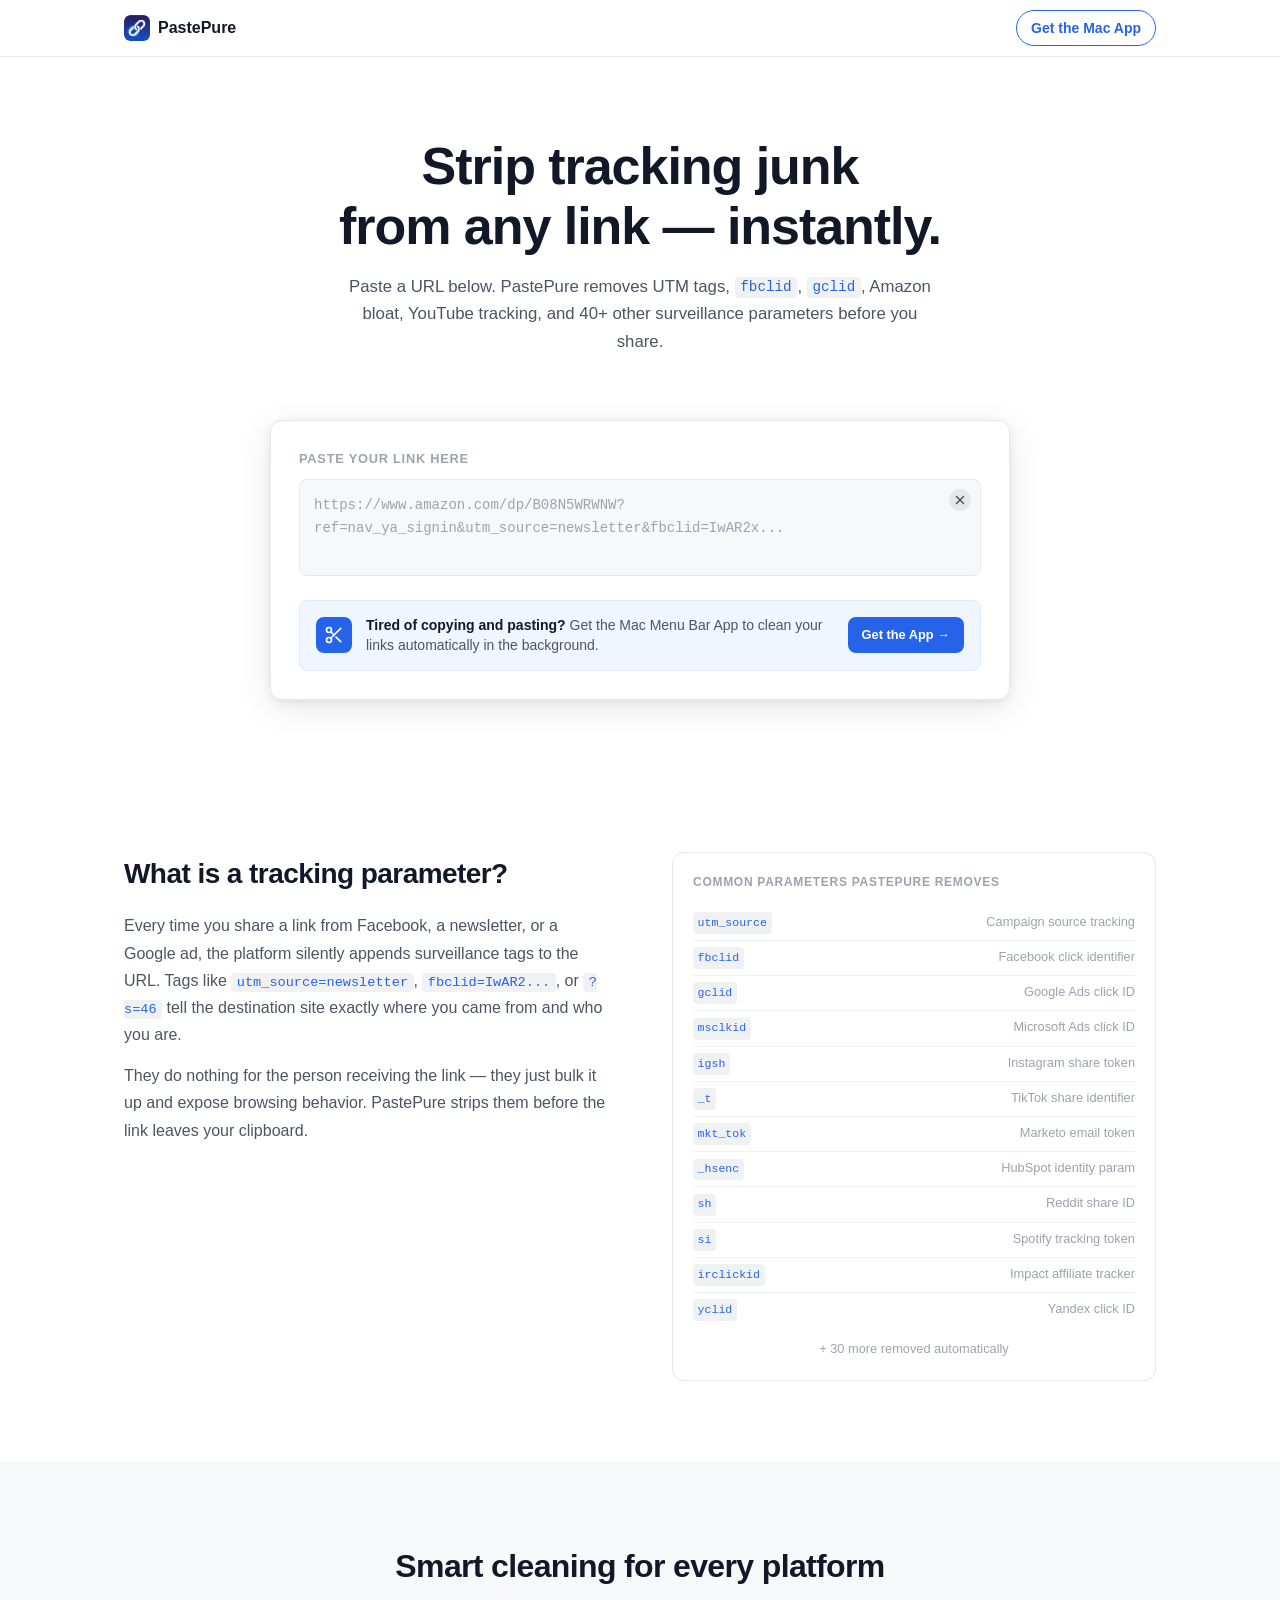
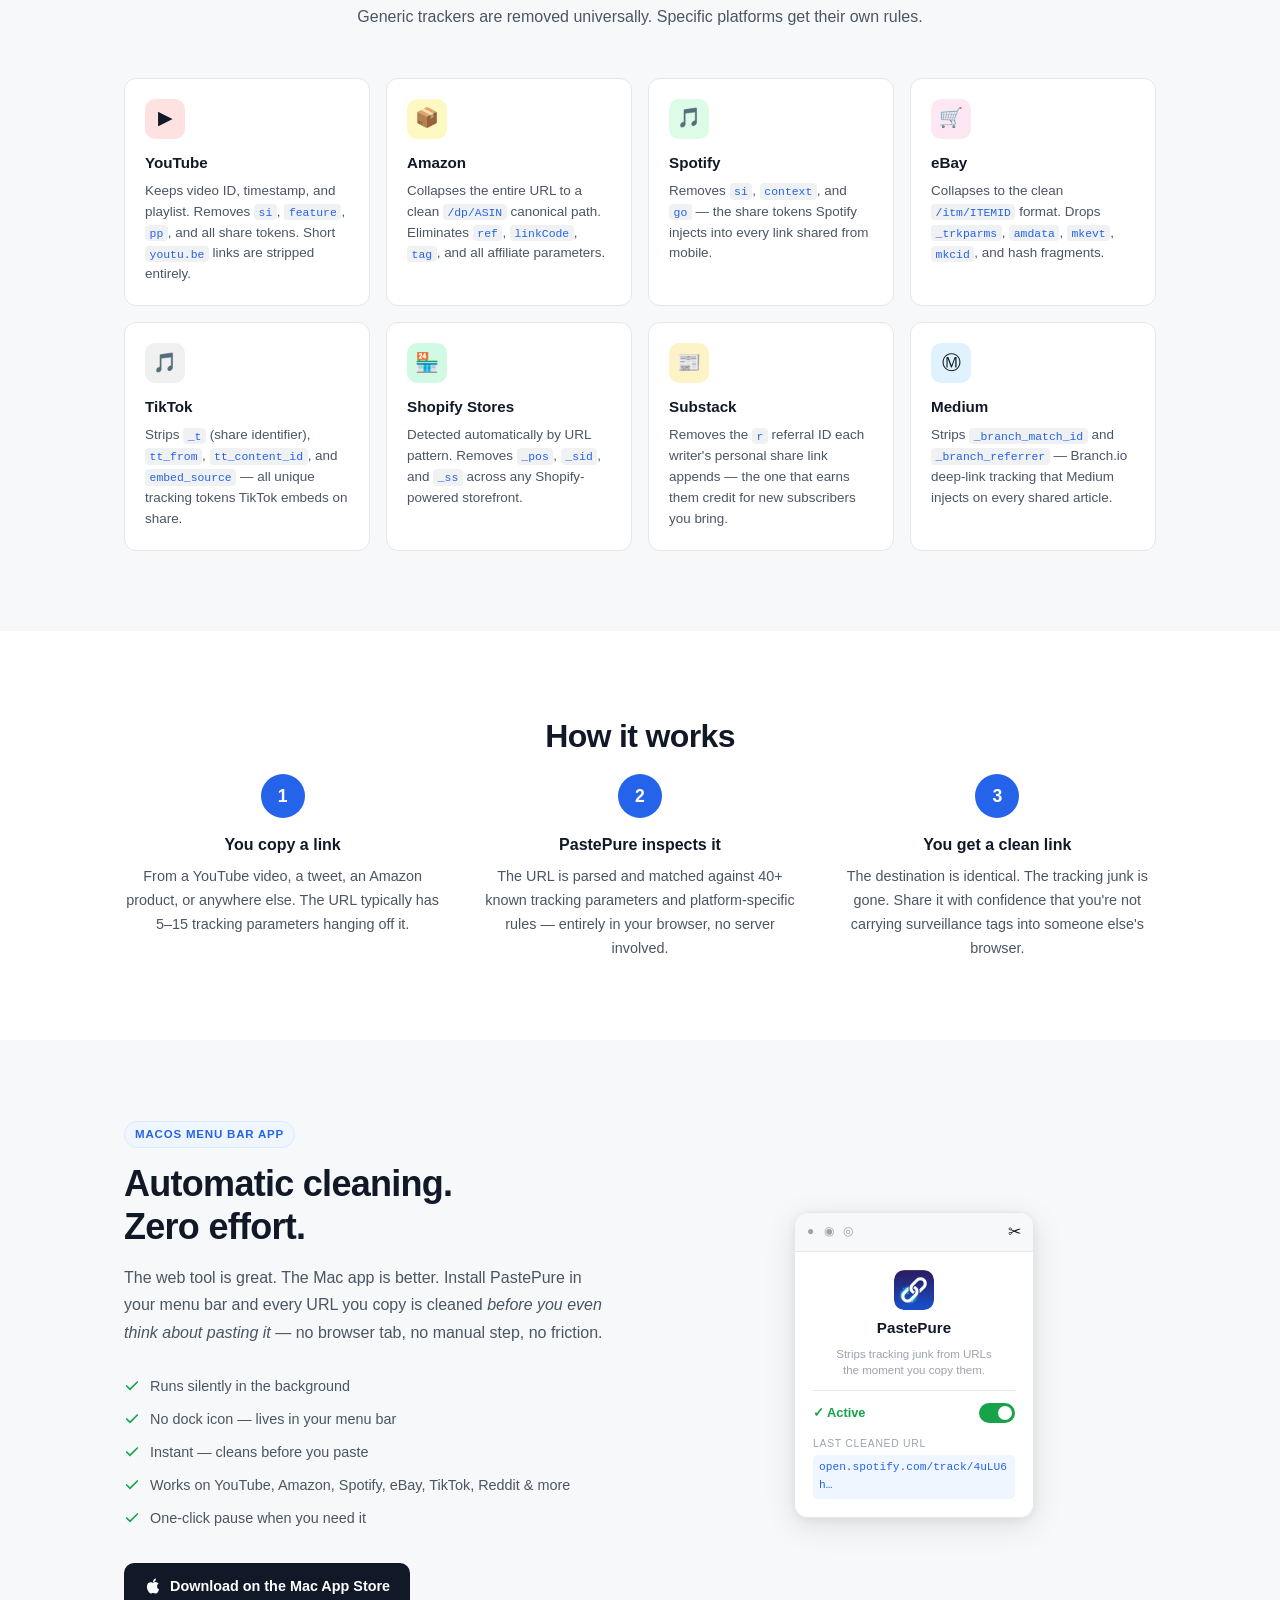
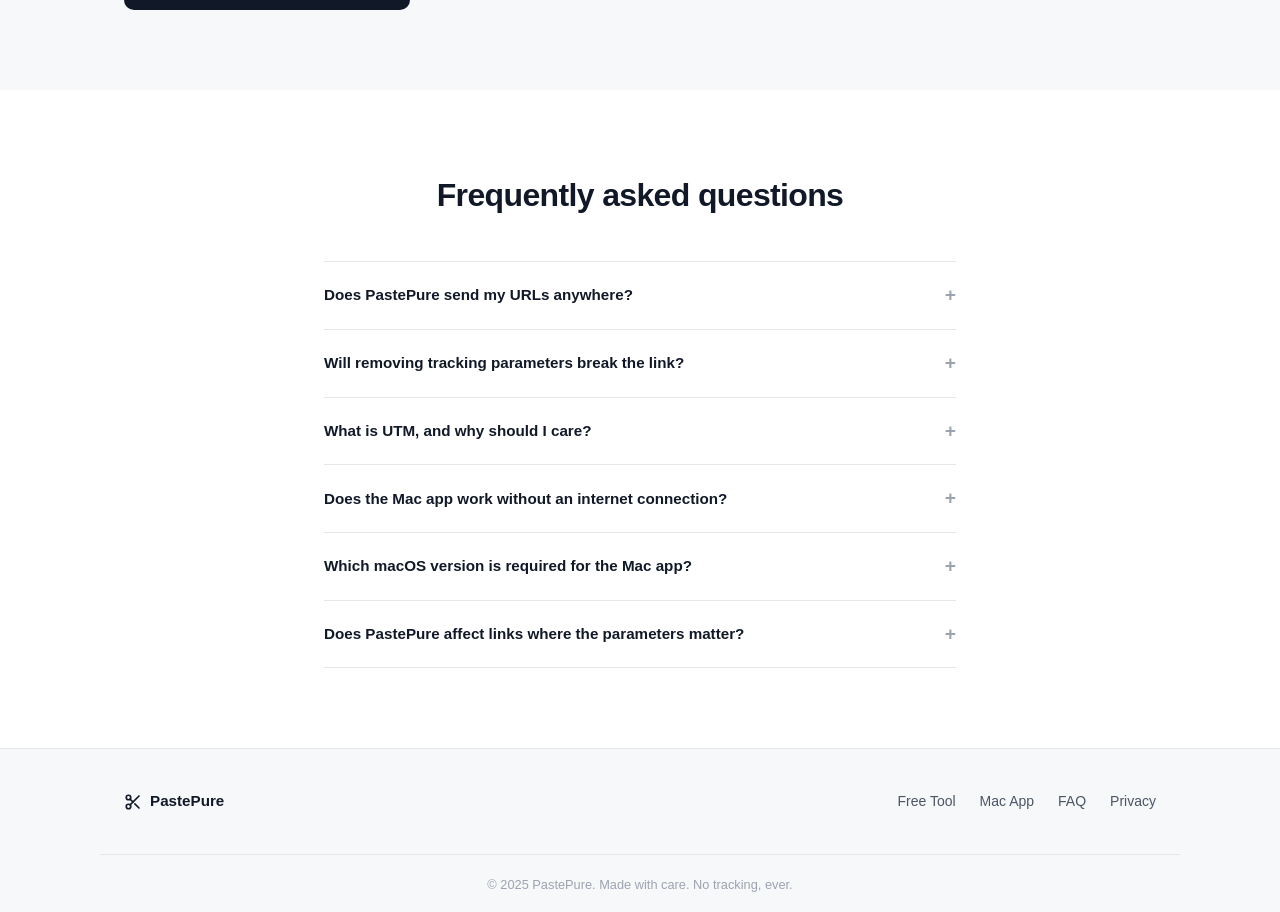
<file: index.html>
<!DOCTYPE html>
<html lang="en">
<head>
  <meta charset="UTF-8" />
  <meta name="viewport" content="width=device-width, initial-scale=1.0" />

  <title>PastePure — Remove Tracking from URLs Instantly</title>
  <meta name="description" content="Paste any dirty link and PastePure strips UTM tags, fbclid, tracking parameters, and URL bloat in seconds. Free web tool. Mac app available." />
  <meta name="keywords" content="remove utm parameters, clean url, strip tracking from link, url cleaner, remove fbclid, remove tracking parameters, clean youtube link, clean amazon link, url shortener" />
  <link rel="canonical" href="https://cleancopy.app/" />

  <!-- Open Graph -->
  <meta property="og:type" content="website" />
  <meta property="og:url" content="https://cleancopy.app/" />
  <meta property="og:title" content="PastePure — Remove Tracking from URLs Instantly" />
  <meta property="og:description" content="Paste a dirty link. Get a clean one. No sign-up, no tracking, no nonsense. Works on YouTube, Amazon, Instagram, TikTok, Spotify, and more." />

  <!-- Twitter Card -->
  <meta name="twitter:card" content="summary_large_image" />
  <meta name="twitter:title" content="PastePure — Remove Tracking from URLs" />
  <meta name="twitter:description" content="Paste a dirty link. Get a clean one. Free web tool for stripping UTM tags and tracking junk from any URL." />

  <!-- JSON-LD Structured Data -->
  <script type="application/ld+json">
  {
    "@context": "https://schema.org",
    "@graph": [
      {
        "@type": "WebApplication",
        "name": "PastePure URL Cleaner",
        "url": "https://cleancopy.app/",
        "description": "Free online tool that removes UTM parameters, fbclid, and other tracking junk from URLs instantly.",
        "applicationCategory": "UtilitiesApplication",
        "operatingSystem": "Web",
        "offers": { "@type": "Offer", "price": "0", "priceCurrency": "USD" }
      },
      {
        "@type": "SoftwareApplication",
        "name": "PastePure for Mac",
        "operatingSystem": "macOS",
        "applicationCategory": "UtilitiesApplication",
        "description": "Mac menu bar app that automatically strips tracking parameters from every URL you copy — no paste required.",
        "offers": { "@type": "Offer", "price": "0", "priceCurrency": "USD" }
      },
      {
        "@type": "FAQPage",
        "mainEntity": [
          {
            "@type": "Question",
            "name": "What are UTM parameters?",
            "acceptedAnswer": {
              "@type": "Answer",
              "text": "UTM parameters are tags appended to URLs by marketers to track where traffic comes from (source, medium, campaign). They add no value for the person sharing or clicking a link and can be safely removed."
            }
          },
          {
            "@type": "Question",
            "name": "What is fbclid?",
            "acceptedAnswer": {
              "@type": "Answer",
              "text": "fbclid is a tracking parameter added by Facebook/Meta to every outbound link clicked on its platforms. It lets Meta track what you do after clicking a link. PastePure removes it automatically."
            }
          },
          {
            "@type": "Question",
            "name": "Does PastePure work on YouTube, Amazon, and Spotify links?",
            "acceptedAnswer": {
              "@type": "Answer",
              "text": "Yes. PastePure has specific cleaning rules for YouTube (removes share tracking, keeps video ID and timestamp), Amazon (collapses to the clean /dp/ASIN path), Spotify (removes si tracking token), and dozens of other platforms."
            }
          }
        ]
      }
    ]
  }
  </script>

  <link rel="icon" type="image/png" href="icon.png" />
  <link rel="apple-touch-icon" href="icon.png" />
  <meta property="og:image" content="https://cleancopy.app/icon.png" />
  <link rel="stylesheet" href="style.css" />
</head>
<body>

  <!-- NAV -->
  <nav class="nav">
    <div class="nav-inner container">
      <a href="/" class="logo">
        <img src="icon.png" alt="PastePure icon" width="26" height="26" style="border-radius:6px;" />
        PastePure
      </a>
      <a href="#mac-app" class="nav-cta">Get the Mac App</a>
    </div>
  </nav>

  <!-- HERO -->
  <header class="hero">
    <div class="container hero-inner">
      <!-- <img src="icon.png" alt="PastePure" width="96" height="96" style="border-radius:22px;box-shadow:0 8px 32px rgba(0,0,0,.18);margin-bottom:20px;" />
      <div class="badge">Free URL Cleaner Tool</div> -->
      <h1>Strip tracking junk<br />from any link — instantly.</h1>
      <p class="hero-sub">Paste a URL below. PastePure removes UTM tags, <code>fbclid</code>, <code>gclid</code>, Amazon bloat, YouTube tracking, and 40+ other surveillance parameters before you share.</p>
    </div>
  </header>

  <!-- TOOL -->
  <section class="tool-section" id="tool">
    <div class="container">
      <div class="tool-card">

        <label for="dirty-input" class="tool-label">Paste your link here</label>
        <div class="input-wrap">
          <textarea
            id="dirty-input"
            class="url-input"
            rows="3"
            placeholder="https://www.amazon.com/dp/B08N5WRWNW?ref=nav_ya_signin&amp;utm_source=newsletter&amp;fbclid=IwAR2x..."
            autocomplete="off"
            autocorrect="off"
            autocapitalize="off"
            spellcheck="false"
          ></textarea>
          <button class="clear-btn" id="clear-btn" aria-label="Clear input" hidden>
            <svg width="14" height="14" viewBox="0 0 24 24" fill="none" stroke="currentColor" stroke-width="2.5" stroke-linecap="round"><line x1="18" y1="6" x2="6" y2="18"/><line x1="6" y1="6" x2="18" y2="18"/></svg>
          </button>
        </div>

        <!-- RESULT -->
        <div id="result-block" class="result-block" hidden>
          <div class="result-header">
            <div class="result-status" id="result-status"></div>
            <button class="copy-btn" id="copy-btn" aria-label="Copy clean URL">
              <svg width="15" height="15" viewBox="0 0 24 24" fill="none" stroke="currentColor" stroke-width="2" stroke-linecap="round" stroke-linejoin="round"><rect x="9" y="9" width="13" height="13" rx="2"/><path d="M5 15H4a2 2 0 0 1-2-2V4a2 2 0 0 1 2-2h9a2 2 0 0 1 2 2v1"/></svg>
              <span id="copy-label">Copy</span>
            </button>
          </div>
          <div class="clean-url" id="clean-url"></div>
          <div class="removed-tags" id="removed-tags"></div>
        </div>

        <!-- CTA INSIDE TOOL -->
        <div id="mac-cta" class="mac-cta" hidden>
          <div class="mac-cta-icon">
            <svg width="20" height="20" viewBox="0 0 24 24" fill="none" stroke="currentColor" stroke-width="2" stroke-linecap="round" stroke-linejoin="round"><circle cx="6" cy="6" r="3"/><circle cx="6" cy="18" r="3"/><line x1="20" y1="4" x2="8.12" y2="15.88"/><line x1="14.47" y1="14.48" x2="20" y2="20"/><line x1="8.12" y1="8.12" x2="12" y2="12"/></svg>
          </div>
          <div class="mac-cta-text">
            <strong>Tired of copying and pasting?</strong>
            Get the Mac Menu Bar App to clean your links automatically in the background.
          </div>
          <a href="#mac-app" class="mac-cta-btn">Get the App →</a>
        </div>

      </div>
    </div>
  </section>

  <!-- WHAT IS THIS -->
  <section class="section" id="what">
    <div class="container section-grid">
      <div class="section-text">
        <h2>What is a tracking parameter?</h2>
        <p>Every time you share a link from Facebook, a newsletter, or a Google ad, the platform silently appends surveillance tags to the URL. Tags like <code>utm_source=newsletter</code>, <code>fbclid=IwAR2...</code>, or <code>?s=46</code> tell the destination site exactly where you came from and who you are.</p>
        <p>They do nothing for the person receiving the link — they just bulk it up and expose browsing behavior. PastePure strips them before the link leaves your clipboard.</p>
      </div>
      <div class="param-list-wrap">
        <div class="param-list-label">Common parameters PastePure removes</div>
        <ul class="param-list">
          <li><code>utm_source</code> <span>Campaign source tracking</span></li>
          <li><code>fbclid</code> <span>Facebook click identifier</span></li>
          <li><code>gclid</code> <span>Google Ads click ID</span></li>
          <li><code>msclkid</code> <span>Microsoft Ads click ID</span></li>
          <li><code>igsh</code> <span>Instagram share token</span></li>
          <li><code>_t</code> <span>TikTok share identifier</span></li>
          <li><code>mkt_tok</code> <span>Marketo email token</span></li>
          <li><code>_hsenc</code> <span>HubSpot identity param</span></li>
          <li><code>sh</code> <span>Reddit share ID</span></li>
          <li><code>si</code> <span>Spotify tracking token</span></li>
          <li><code>irclickid</code> <span>Impact affiliate tracker</span></li>
          <li><code>yclid</code> <span>Yandex click ID</span></li>
        </ul>
        <div class="param-more">+ 30 more removed automatically</div>
      </div>
    </div>
  </section>

  <!-- PLATFORM SECTION -->
  <section class="section section-alt" id="platforms">
    <div class="container">
      <h2 class="section-center-heading">Smart cleaning for every platform</h2>
      <p class="section-center-sub">Generic trackers are removed universally. Specific platforms get their own rules.</p>
      <div class="platform-grid">
        <div class="platform-card">
          <div class="platform-icon platform-yt">▶</div>
          <h3>YouTube</h3>
          <p>Keeps video ID, timestamp, and playlist. Removes <code>si</code>, <code>feature</code>, <code>pp</code>, and all share tokens. Short <code>youtu.be</code> links are stripped entirely.</p>
        </div>
        <div class="platform-card">
          <div class="platform-icon platform-amz">📦</div>
          <h3>Amazon</h3>
          <p>Collapses the entire URL to a clean <code>/dp/ASIN</code> canonical path. Eliminates <code>ref</code>, <code>linkCode</code>, <code>tag</code>, and all affiliate parameters.</p>
        </div>
        <div class="platform-card">
          <div class="platform-icon platform-sp">🎵</div>
          <h3>Spotify</h3>
          <p>Removes <code>si</code>, <code>context</code>, and <code>go</code> — the share tokens Spotify injects into every link shared from mobile.</p>
        </div>
        <div class="platform-card">
          <div class="platform-icon platform-ebay">🛒</div>
          <h3>eBay</h3>
          <p>Collapses to the clean <code>/itm/ITEMID</code> format. Drops <code>_trkparms</code>, <code>amdata</code>, <code>mkevt</code>, <code>mkcid</code>, and hash fragments.</p>
        </div>
        <div class="platform-card">
          <div class="platform-icon platform-tk">🎵</div>
          <h3>TikTok</h3>
          <p>Strips <code>_t</code> (share identifier), <code>tt_from</code>, <code>tt_content_id</code>, and <code>embed_source</code> — all unique tracking tokens TikTok embeds on share.</p>
        </div>
        <div class="platform-card">
          <div class="platform-icon platform-shopify">🏪</div>
          <h3>Shopify Stores</h3>
          <p>Detected automatically by URL pattern. Removes <code>_pos</code>, <code>_sid</code>, and <code>_ss</code> across any Shopify-powered storefront.</p>
        </div>
        <div class="platform-card">
          <div class="platform-icon platform-sub">📰</div>
          <h3>Substack</h3>
          <p>Removes the <code>r</code> referral ID each writer's personal share link appends — the one that earns them credit for new subscribers you bring.</p>
        </div>
        <div class="platform-card">
          <div class="platform-icon platform-med">Ⓜ</div>
          <h3>Medium</h3>
          <p>Strips <code>_branch_match_id</code> and <code>_branch_referrer</code> — Branch.io deep-link tracking that Medium injects on every shared article.</p>
        </div>
      </div>
    </div>
  </section>

  <!-- HOW IT WORKS -->
  <section class="section" id="how">
    <div class="container">
      <h2 class="section-center-heading">How it works</h2>
      <div class="steps">
        <div class="step">
          <div class="step-num">1</div>
          <h3>You copy a link</h3>
          <p>From a YouTube video, a tweet, an Amazon product, or anywhere else. The URL typically has 5–15 tracking parameters hanging off it.</p>
        </div>
        <div class="step">
          <div class="step-num">2</div>
          <h3>PastePure inspects it</h3>
          <p>The URL is parsed and matched against 40+ known tracking parameters and platform-specific rules — entirely in your browser, no server involved.</p>
        </div>
        <div class="step">
          <div class="step-num">3</div>
          <h3>You get a clean link</h3>
          <p>The destination is identical. The tracking junk is gone. Share it with confidence that you're not carrying surveillance tags into someone else's browser.</p>
        </div>
      </div>
    </div>
  </section>

  <!-- MAC APP -->
  <section class="section section-alt" id="mac-app">
    <div class="container mac-app-section">
      <div class="mac-app-content">
        <div class="mac-app-badge">macOS Menu Bar App</div>
        <h2>Automatic cleaning.<br />Zero effort.</h2>
        <p>The web tool is great. The Mac app is better. Install PastePure in your menu bar and every URL you copy is cleaned <em>before you even think about pasting it</em> — no browser tab, no manual step, no friction.</p>
        <ul class="mac-features">
          <li>
            <svg width="16" height="16" viewBox="0 0 24 24" fill="none" stroke="currentColor" stroke-width="2.5" stroke-linecap="round"><polyline points="20 6 9 17 4 12"/></svg>
            Runs silently in the background
          </li>
          <li>
            <svg width="16" height="16" viewBox="0 0 24 24" fill="none" stroke="currentColor" stroke-width="2.5" stroke-linecap="round"><polyline points="20 6 9 17 4 12"/></svg>
            No dock icon — lives in your menu bar
          </li>
          <li>
            <svg width="16" height="16" viewBox="0 0 24 24" fill="none" stroke="currentColor" stroke-width="2.5" stroke-linecap="round"><polyline points="20 6 9 17 4 12"/></svg>
            Instant — cleans before you paste
          </li>
          <li>
            <svg width="16" height="16" viewBox="0 0 24 24" fill="none" stroke="currentColor" stroke-width="2.5" stroke-linecap="round"><polyline points="20 6 9 17 4 12"/></svg>
            Works on YouTube, Amazon, Spotify, eBay, TikTok, Reddit &amp; more
          </li>
          <li>
            <svg width="16" height="16" viewBox="0 0 24 24" fill="none" stroke="currentColor" stroke-width="2.5" stroke-linecap="round"><polyline points="20 6 9 17 4 12"/></svg>
            One-click pause when you need it
          </li>
        </ul>
        <div class="app-price-row">
          <a href="#" class="app-store-btn">
            <svg width="18" height="18" viewBox="0 0 24 24" fill="currentColor" aria-hidden="true"><path d="M18.71 19.5c-.83 1.24-1.71 2.45-3.05 2.47-1.34.03-1.77-.79-3.29-.79-1.53 0-2 .77-3.27.82-1.31.05-2.3-1.32-3.14-2.53C4.25 17 2.94 12.45 4.7 9.39c.87-1.52 2.43-2.48 4.12-2.51 1.28-.02 2.5.87 3.29.87.78 0 2.26-1.07 3.8-.91.65.03 2.47.26 3.64 1.98-.09.06-2.17 1.28-2.15 3.81.03 3.02 2.65 4.03 2.68 4.04-.03.07-.42 1.44-1.38 2.83M13 3.5c.73-.83 1.94-1.46 2.94-1.5.13 1.17-.34 2.35-1.04 3.19-.69.85-1.83 1.51-2.95 1.42-.15-1.15.41-2.35 1.05-3.11z"/></svg>
            Download on the Mac App Store
          </a>
        </div>
      </div>
      <div class="mac-app-visual" aria-hidden="true">
        <div class="menubar-mockup">
          <div class="menubar-bar">
            <span class="menubar-icons">● ◉ ◎</span>
            <span class="menubar-app-icon">✂</span>
          </div>
          <div class="menubar-panel">
            <div class="panel-icon"><img src="icon.png" alt="" width="40" height="40" style="border-radius:10px;display:block;" /></div>
            <div class="panel-title">PastePure</div>
            <div class="panel-sub">Strips tracking junk from URLs<br>the moment you copy them.</div>
            <div class="panel-divider"></div>
            <div class="panel-toggle-row">
              <span class="panel-toggle-label">✓ Active</span>
              <div class="panel-toggle on"></div>
            </div>
            <div class="panel-last">
              <div class="panel-last-label">Last cleaned URL</div>
              <div class="panel-last-url">open.spotify.com/track/4uLU6h…</div>
            </div>
          </div>
        </div>
      </div>
    </div>
  </section>

  <!-- FAQ -->
  <section class="section" id="faq">
    <div class="container faq-container">
      <h2 class="section-center-heading">Frequently asked questions</h2>
      <div class="faq-list">
        <details class="faq-item">
          <summary>Does PastePure send my URLs anywhere?</summary>
          <p>No. The web tool runs entirely in your browser — JavaScript parses and cleans the URL locally. Nothing is transmitted to a server. The Mac app works the same way: it reads and writes your clipboard on-device only.</p>
        </details>
        <details class="faq-item">
          <summary>Will removing tracking parameters break the link?</summary>
          <p>No. Tracking parameters are read by analytics tools after the page loads — they have no effect on routing. The destination page is identical with or without them. PastePure only removes parameters it is certain are tracking-only.</p>
        </details>
        <details class="faq-item">
          <summary>What is UTM, and why should I care?</summary>
          <p>UTM stands for Urchin Tracking Module — a standard from Google Analytics. Marketers append <code>utm_source</code>, <code>utm_medium</code>, and similar tags to links so they can measure campaign performance. They're harmless but noisy, and they expose which email or ad drove your click to the destination site.</p>
        </details>
        <details class="faq-item">
          <summary>Does the Mac app work without an internet connection?</summary>
          <p>Yes. PastePure for Mac is entirely offline. It reads your clipboard, applies cleaning rules locally, and writes the result back — no network request is made at any point.</p>
        </details>
        <details class="faq-item">
          <summary>Which macOS version is required for the Mac app?</summary>
          <p>PastePure requires macOS 14 Sonoma or later.</p>
        </details>
        <details class="faq-item">
          <summary>Does PastePure affect links where the parameters matter?</summary>
          <p>PastePure is conservative. For YouTube it keeps <code>v</code> (video ID), <code>t</code> (timestamp), and <code>list</code> (playlist). For Amazon it preserves the product ASIN. It only removes parameters that are universally recognized as tracking-only.</p>
        </details>
      </div>
    </div>
  </section>

  <!-- FOOTER / PRIVACY -->
  <footer class="footer">
    <div class="container footer-inner">
      <div class="footer-brand">
        <svg width="18" height="18" viewBox="0 0 24 24" fill="none" stroke="currentColor" stroke-width="2.2" stroke-linecap="round" stroke-linejoin="round" aria-hidden="true"><circle cx="6" cy="6" r="3"/><circle cx="6" cy="18" r="3"/><line x1="20" y1="4" x2="8.12" y2="15.88"/><line x1="14.47" y1="14.48" x2="20" y2="20"/><line x1="8.12" y1="8.12" x2="12" y2="12"/></svg>
        PastePure
      </div>
      <nav class="footer-links" aria-label="Footer navigation">
        <a href="#tool">Free Tool</a>
        <a href="#mac-app">Mac App</a>
        <a href="#faq">FAQ</a>
        <a href="privacy.html">Privacy</a>
      </nav>
    </div>

    <div class="footer-bottom container">
      <p>© 2025 PastePure. Made with care. No tracking, ever.</p>
    </div>
  </footer>

  <script type="module">
    import { cleanURL, removedParams } from './cleaner.js';

    const input    = document.getElementById('dirty-input');
    const clearBtn = document.getElementById('clear-btn');
    const result   = document.getElementById('result-block');
    const status   = document.getElementById('result-status');
    const urlOut   = document.getElementById('clean-url');
    const tagsOut  = document.getElementById('removed-tags');
    const copyBtn  = document.getElementById('copy-btn');
    const copyLbl  = document.getElementById('copy-label');
    const macCta   = document.getElementById('mac-cta');

    let currentClean = '';

    function process() {
      const raw = input.value;
      clearBtn.hidden = raw.length === 0;

      if (!raw.trim()) { result.hidden = true; macCta.hidden = true; return; }

      const { cleaned, wasDirty } = cleanURL(raw);
      currentClean = cleaned;

      result.hidden = false;

      if (wasDirty) {
        const removed = removedParams(raw, cleaned);
        status.className = 'result-status dirty';
        status.textContent = `✓ Cleaned — ${removed.length} tracker${removed.length !== 1 ? 's' : ''} removed`;
        tagsOut.innerHTML = removed.map(p => `<span class="tag">${p}</span>`).join('');
        macCta.hidden = false;
      } else {
        status.className = 'result-status clean';
        status.textContent = '✓ Already clean — no tracking parameters found';
        tagsOut.innerHTML = '';
        macCta.hidden = true;
      }

      urlOut.textContent = cleaned;
    }

    input.addEventListener('input', process);
    input.addEventListener('paste', () => setTimeout(process, 0));

    clearBtn.addEventListener('click', () => {
      input.value = '';
      clearBtn.hidden = true;
      result.hidden = true;
      macCta.hidden = true;
      input.focus();
    });

    copyBtn.addEventListener('click', async () => {
      if (!currentClean) return;
      try {
        await navigator.clipboard.writeText(currentClean);
        copyLbl.textContent = 'Copied!';
        copyBtn.classList.add('copied');
        setTimeout(() => { copyLbl.textContent = 'Copy'; copyBtn.classList.remove('copied'); }, 2000);
      } catch {
        copyLbl.textContent = 'Failed';
        setTimeout(() => { copyLbl.textContent = 'Copy'; }, 2000);
      }
    });
  </script>

</body>
</html>
</file>
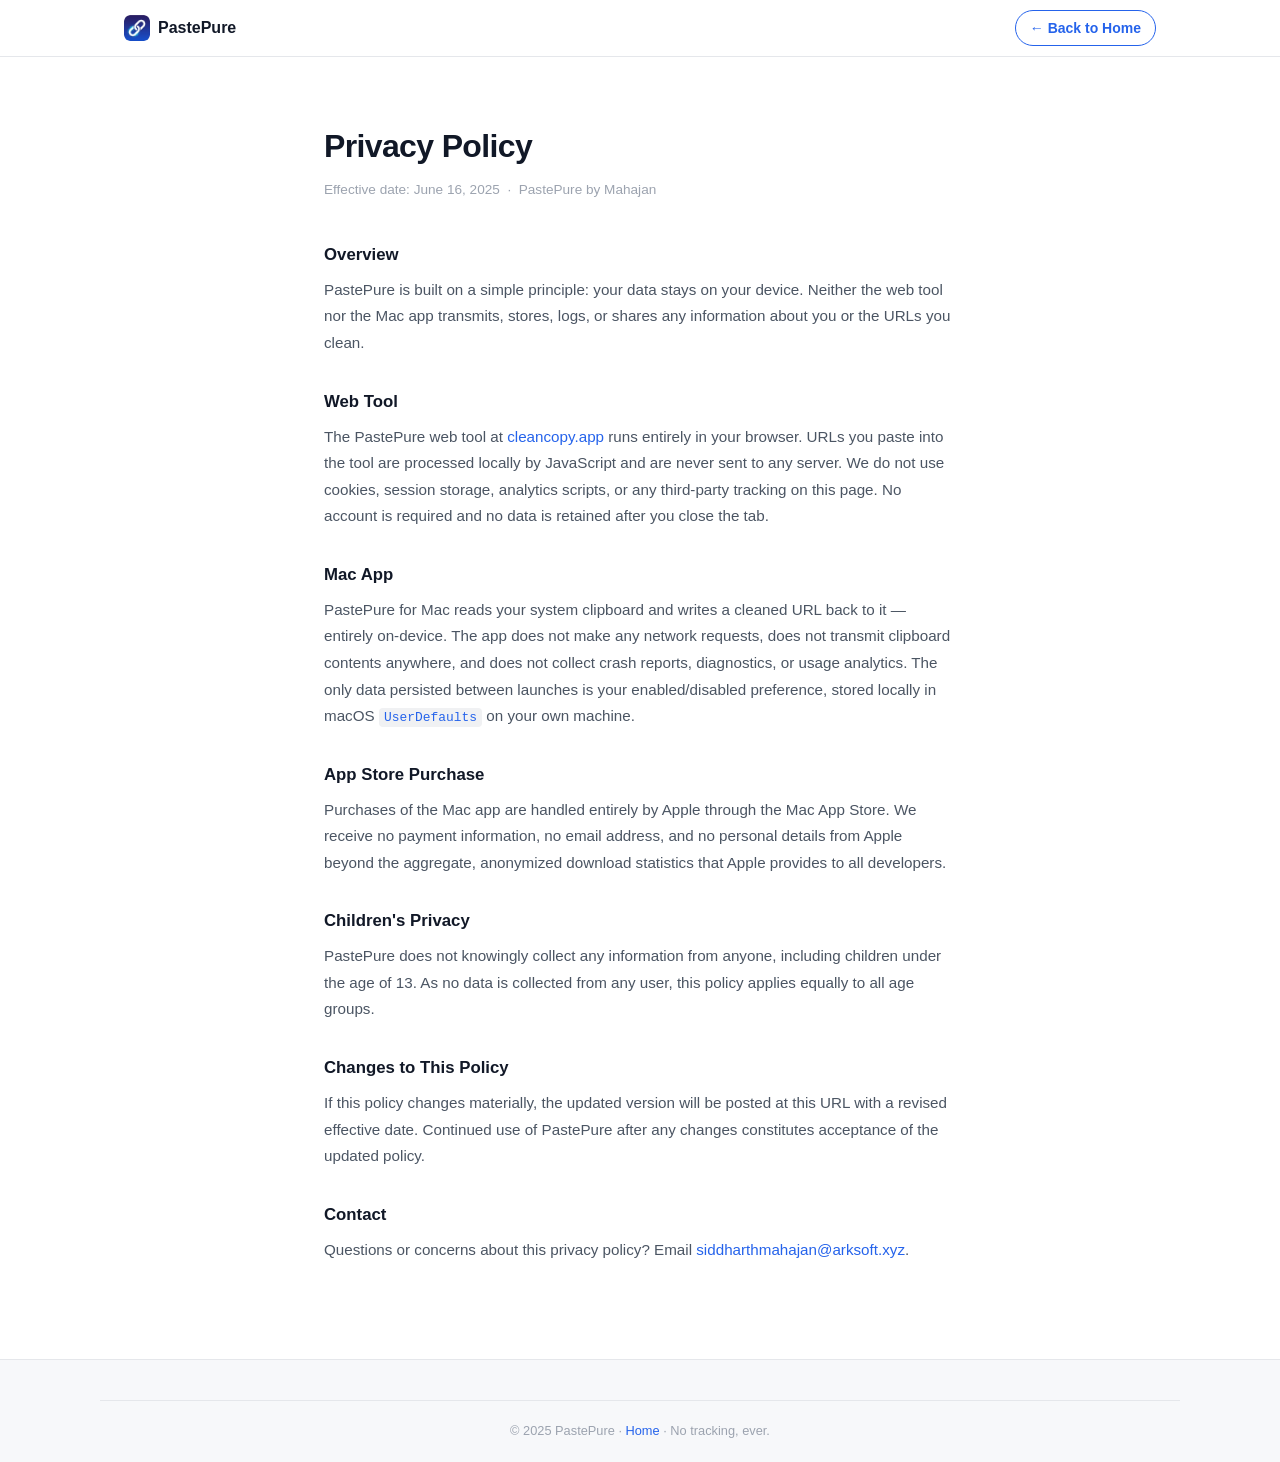
<file: privacy.html>
<!DOCTYPE html>
<html lang="en">
<head>
  <meta charset="UTF-8" />
  <meta name="viewport" content="width=device-width, initial-scale=1.0" />
  <title>Privacy Policy — PastePure</title>
  <meta name="description" content="PastePure privacy policy. The web tool and Mac app process all data locally. Nothing is ever transmitted, stored, or shared." />
  <link rel="canonical" href="https://cleancopy.app/privacy.html" />
  <meta name="robots" content="noindex, follow" />
  <link rel="icon" type="image/png" href="icon.png" />
  <link rel="apple-touch-icon" href="icon.png" />
  <link rel="stylesheet" href="style.css" />
  <style>
    .privacy-page { max-width: 680px; margin: 0 auto; padding: 64px 24px 96px; }
    .privacy-page h1 { font-size: 2rem; font-weight: 800; letter-spacing: -.02em; margin-bottom: 6px; }
    .privacy-page .meta { font-size: .85rem; color: var(--text-3); margin-bottom: 40px; }
    .privacy-page h2 { font-size: 1.05rem; font-weight: 700; margin: 32px 0 8px; }
    .privacy-page p { font-size: .95rem; color: var(--text-2); line-height: 1.75; }
    .privacy-page a { color: var(--blue); }
  </style>
</head>
<body>

  <nav class="nav">
    <div class="nav-inner container">
      <a href="/" class="logo">
        <img src="icon.png" alt="PastePure icon" width="26" height="26" style="border-radius:6px;" />
        PastePure
      </a>
      <a href="/" class="nav-cta">← Back to Home</a>
    </div>
  </nav>

  <main class="privacy-page">
    <h1>Privacy Policy</h1>
    <p class="meta">Effective date: June 16, 2025 &nbsp;·&nbsp; PastePure by Mahajan</p>

    <h2>Overview</h2>
    <p>PastePure is built on a simple principle: your data stays on your device. Neither the web tool nor the Mac app transmits, stores, logs, or shares any information about you or the URLs you clean.</p>

    <h2>Web Tool</h2>
    <p>The PastePure web tool at <a href="https://cleancopy.app">cleancopy.app</a> runs entirely in your browser. URLs you paste into the tool are processed locally by JavaScript and are never sent to any server. We do not use cookies, session storage, analytics scripts, or any third-party tracking on this page. No account is required and no data is retained after you close the tab.</p>

    <h2>Mac App</h2>
    <p>PastePure for Mac reads your system clipboard and writes a cleaned URL back to it — entirely on-device. The app does not make any network requests, does not transmit clipboard contents anywhere, and does not collect crash reports, diagnostics, or usage analytics. The only data persisted between launches is your enabled/disabled preference, stored locally in macOS <code>UserDefaults</code> on your own machine.</p>

    <h2>App Store Purchase</h2>
    <p>Purchases of the Mac app are handled entirely by Apple through the Mac App Store. We receive no payment information, no email address, and no personal details from Apple beyond the aggregate, anonymized download statistics that Apple provides to all developers.</p>

    <h2>Children's Privacy</h2>
    <p>PastePure does not knowingly collect any information from anyone, including children under the age of 13. As no data is collected from any user, this policy applies equally to all age groups.</p>

    <h2>Changes to This Policy</h2>
    <p>If this policy changes materially, the updated version will be posted at this URL with a revised effective date. Continued use of PastePure after any changes constitutes acceptance of the updated policy.</p>

    <h2>Contact</h2>
    <p>Questions or concerns about this privacy policy? Email <a href="mailto:siddharthmahajan@arksoft.xyz">siddharthmahajan@arksoft.xyz</a>.</p>
  </main>

  <footer class="footer">
    <div class="footer-bottom container">
      <p>© 2025 PastePure · <a href="/">Home</a> · No tracking, ever.</p>
    </div>
  </footer>

</body>
</html>
</file>
<file: style.css>
/* ─── Reset & Base ─── */
*, *::before, *::after { box-sizing: border-box; margin: 0; padding: 0; }

:root {
  --bg:          #ffffff;
  --bg-alt:      #f7f8fa;
  --surface:     #ffffff;
  --border:      #e5e7eb;
  --border-soft: #f0f1f3;
  --text:        #111827;
  --text-2:      #4b5563;
  --text-3:      #9ca3af;
  --blue:        #2563eb;
  --blue-light:  #eff6ff;
  --blue-mid:    #dbeafe;
  --green:       #16a34a;
  --green-light: #f0fdf4;
  --red-light:   #fef2f2;
  --radius:      12px;
  --radius-sm:   8px;
  --shadow:      0 1px 3px rgba(0,0,0,.08), 0 4px 16px rgba(0,0,0,.06);
  --shadow-lg:   0 8px 32px rgba(0,0,0,.10), 0 2px 8px rgba(0,0,0,.06);
  font-size: 16px;
}

@media (prefers-color-scheme: dark) {
  :root {
    --bg:          #0f1117;
    --bg-alt:      #161b26;
    --surface:     #1c2130;
    --border:      #2a3040;
    --border-soft: #222736;
    --text:        #f1f5f9;
    --text-2:      #94a3b8;
    --text-3:      #475569;
    --blue:        #3b82f6;
    --blue-light:  #1e293b;
    --blue-mid:    #1e3a5f;
    --green:       #22c55e;
    --green-light: #052e16;
    --shadow:      0 1px 3px rgba(0,0,0,.3), 0 4px 16px rgba(0,0,0,.25);
    --shadow-lg:   0 8px 32px rgba(0,0,0,.4), 0 2px 8px rgba(0,0,0,.2);
  }
}

html { scroll-behavior: smooth; }

body {
  font-family: -apple-system, BlinkMacSystemFont, "Segoe UI", Roboto, sans-serif;
  background: var(--bg);
  color: var(--text);
  line-height: 1.6;
  -webkit-font-smoothing: antialiased;
}

.container { max-width: 1080px; margin: 0 auto; padding: 0 24px; }

code {
  font-family: "SF Mono", "Fira Code", "Cascadia Code", monospace;
  font-size: .85em;
  background: var(--border-soft);
  padding: .15em .4em;
  border-radius: 4px;
  color: var(--blue);
}

a { color: var(--blue); text-decoration: none; }
a:hover { text-decoration: underline; }

/* ─── Nav ─── */
.nav {
  position: sticky; top: 0; z-index: 100;
  border-bottom: 1px solid var(--border);
  background: rgba(255,255,255,.85);
  backdrop-filter: blur(12px);
  -webkit-backdrop-filter: blur(12px);
}
@media (prefers-color-scheme: dark) {
  .nav { background: rgba(15,17,23,.85); }
}
.nav-inner {
  display: flex; align-items: center; justify-content: space-between;
  height: 56px;
}
.logo {
  display: flex; align-items: center; gap: 8px;
  font-weight: 700; font-size: 1rem;
  color: var(--text); text-decoration: none;
}
.logo svg { color: var(--blue); flex-shrink: 0; }
.nav-cta {
  font-size: .875rem; font-weight: 600;
  color: var(--blue);
  padding: 6px 14px;
  border: 1.5px solid var(--blue);
  border-radius: 20px;
  transition: background .15s, color .15s;
}
.nav-cta:hover { background: var(--blue); color: #fff; text-decoration: none; }

/* ─── Hero ─── */
.hero {
  padding: 80px 0 64px;
  text-align: center;
}
.badge {
  display: inline-block;
  font-size: .75rem; font-weight: 600; letter-spacing: .06em; text-transform: uppercase;
  color: var(--blue);
  background: var(--blue-light);
  border: 1px solid var(--blue-mid);
  padding: 4px 12px; border-radius: 20px;
  margin-bottom: 20px;
}
.hero h1 {
  font-size: clamp(2rem, 5vw, 3.25rem);
  font-weight: 800; line-height: 1.15;
  letter-spacing: -.02em;
  color: var(--text);
  margin-bottom: 16px;
}
.hero-sub {
  max-width: 600px; margin: 0 auto;
  font-size: 1.05rem; color: var(--text-2); line-height: 1.65;
}

/* ─── Tool ─── */
.tool-section { padding: 0 0 72px; }

.tool-card {
  background: var(--surface);
  border: 1px solid var(--border);
  border-radius: var(--radius);
  padding: 28px;
  box-shadow: var(--shadow-lg);
  max-width: 740px;
  margin: 0 auto;
}

.tool-label {
  display: block;
  font-size: .8rem; font-weight: 600; text-transform: uppercase; letter-spacing: .06em;
  color: var(--text-3);
  margin-bottom: 10px;
}

.input-wrap { position: relative; }

.url-input {
  width: 100%; resize: none;
  font-family: "SF Mono", "Fira Code", "Cascadia Code", monospace;
  font-size: .875rem; line-height: 1.6;
  color: var(--text);
  background: var(--bg-alt);
  border: 1.5px solid var(--border);
  border-radius: var(--radius-sm);
  padding: 14px 40px 14px 14px;
  transition: border-color .15s, box-shadow .15s;
  outline: none;
}
.url-input:focus {
  border-color: var(--blue);
  box-shadow: 0 0 0 3px color-mix(in srgb, var(--blue) 15%, transparent);
}
.url-input::placeholder { color: var(--text-3); }

.clear-btn {
  position: absolute; top: 10px; right: 10px;
  background: var(--border); border: none; border-radius: 50%;
  width: 22px; height: 22px;
  display: flex; align-items: center; justify-content: center;
  cursor: pointer; color: var(--text-2);
  transition: background .15s;
}
.clear-btn:hover { background: var(--border-soft); }

/* ─── Result ─── */
.result-block {
  margin-top: 16px;
  background: var(--green-light);
  border: 1.5px solid #bbf7d0;
  border-radius: var(--radius-sm);
  padding: 14px 16px;
}
@media (prefers-color-scheme: dark) {
  .result-block { border-color: #14532d; }
}

.result-header {
  display: flex; align-items: center; justify-content: space-between;
  margin-bottom: 8px;
}
.result-status {
  font-size: .8rem; font-weight: 600;
  color: var(--green);
}
.result-status.clean { color: var(--text-3); }

.copy-btn {
  display: flex; align-items: center; gap: 5px;
  font-size: .8rem; font-weight: 600;
  color: var(--blue);
  background: var(--blue-light);
  border: 1px solid var(--blue-mid);
  border-radius: 6px;
  padding: 4px 10px;
  cursor: pointer;
  transition: background .15s, color .15s;
}
.copy-btn:hover, .copy-btn.copied { background: var(--blue); color: #fff; }

.clean-url {
  font-family: "SF Mono", "Fira Code", monospace;
  font-size: .85rem;
  color: var(--text);
  word-break: break-all;
  line-height: 1.5;
}

.removed-tags {
  display: flex; flex-wrap: wrap; gap: 6px;
  margin-top: 10px;
}
.tag {
  font-family: "SF Mono", "Fira Code", monospace;
  font-size: .75rem;
  color: #dc2626;
  background: var(--red-light);
  border: 1px solid #fecaca;
  padding: 2px 8px; border-radius: 4px;
}
@media (prefers-color-scheme: dark) {
  .tag { background: #450a0a; border-color: #7f1d1d; color: #f87171; }
}

/* ─── Mac CTA (inside tool) ─── */
.mac-cta {
  margin-top: 16px;
  display: flex; align-items: center; gap: 14px;
  background: var(--blue-light);
  border: 1.5px solid var(--blue-mid);
  border-radius: var(--radius-sm);
  padding: 14px 16px;
}
.mac-cta-icon {
  flex-shrink: 0;
  width: 36px; height: 36px;
  background: var(--blue);
  border-radius: 8px;
  display: flex; align-items: center; justify-content: center;
  color: #fff;
}
.mac-cta-text {
  flex: 1;
  font-size: .875rem; color: var(--text-2); line-height: 1.45;
}
.mac-cta-text strong { color: var(--text); }
.mac-cta-btn {
  flex-shrink: 0;
  font-size: .8rem; font-weight: 700;
  color: #fff; background: var(--blue);
  padding: 8px 14px; border-radius: 8px;
  white-space: nowrap; text-decoration: none;
  transition: opacity .15s;
}
.mac-cta-btn:hover { opacity: .88; text-decoration: none; }

@media (max-width: 560px) {
  .mac-cta { flex-direction: column; align-items: flex-start; }
  .mac-cta-btn { align-self: flex-start; }
}

/* ─── Sections ─── */
.section { padding: 80px 0; }
.section-alt { background: var(--bg-alt); }

.section-center-heading {
  font-size: clamp(1.5rem, 3vw, 2rem);
  font-weight: 800; letter-spacing: -.02em;
  text-align: center; margin-bottom: 12px;
}
.section-center-sub {
  text-align: center; color: var(--text-2); margin-bottom: 48px;
}

/* What section */
.section-grid {
  display: grid; grid-template-columns: 1fr 1fr; gap: 64px; align-items: start;
}
@media (max-width: 720px) { .section-grid { grid-template-columns: 1fr; gap: 40px; } }

.section-text h2 {
  font-size: 1.75rem; font-weight: 800; letter-spacing: -.02em;
  margin-bottom: 16px;
}
.section-text p { color: var(--text-2); margin-bottom: 14px; line-height: 1.7; }

.param-list-wrap {
  background: var(--surface);
  border: 1px solid var(--border);
  border-radius: var(--radius);
  padding: 20px;
}
.param-list-label {
  font-size: .75rem; font-weight: 700; text-transform: uppercase; letter-spacing: .06em;
  color: var(--text-3); margin-bottom: 14px;
}
.param-list { list-style: none; }
.param-list li {
  display: flex; align-items: baseline; justify-content: space-between; gap: 12px;
  padding: 6px 0;
  border-bottom: 1px solid var(--border-soft);
  font-size: .85rem;
}
.param-list li:last-child { border-bottom: none; }
.param-list li span { color: var(--text-3); font-size: .8rem; text-align: right; }
.param-more {
  margin-top: 12px;
  font-size: .8rem; color: var(--text-3); text-align: center;
}

/* Platform grid */
.platform-grid {
  display: grid;
  grid-template-columns: repeat(auto-fill, minmax(230px, 1fr));
  gap: 16px;
}
.platform-card {
  background: var(--surface);
  border: 1px solid var(--border);
  border-radius: var(--radius);
  padding: 20px;
  transition: box-shadow .15s, transform .15s;
}
.platform-card:hover { box-shadow: var(--shadow); transform: translateY(-2px); }
.platform-icon {
  width: 40px; height: 40px;
  border-radius: 10px;
  display: flex; align-items: center; justify-content: center;
  font-size: 1.2rem;
  margin-bottom: 12px;
}
.platform-yt  { background: #fee2e2; }
.platform-amz { background: #fef9c3; }
.platform-sp  { background: #dcfce7; }
.platform-ebay{ background: #fce7f3; }
.platform-tk  { background: #f0f0f0; }
.platform-shopify { background: #d1fae5; }
.platform-sub { background: #fef3c7; }
.platform-med { background: #e0f2fe; }
@media (prefers-color-scheme: dark) {
  .platform-yt  { background: #450a0a; }
  .platform-amz { background: #422006; }
  .platform-sp  { background: #052e16; }
  .platform-ebay{ background: #500724; }
  .platform-tk  { background: #1c1c1e; }
  .platform-shopify { background: #052e16; }
  .platform-sub { background: #451a03; }
  .platform-med { background: #082f49; }
}
.platform-card h3 { font-size: .95rem; font-weight: 700; margin-bottom: 6px; }
.platform-card p { font-size: .84rem; color: var(--text-2); line-height: 1.55; }

/* Steps */
.steps {
  display: grid; grid-template-columns: repeat(3, 1fr); gap: 40px;
}
@media (max-width: 720px) { .steps { grid-template-columns: 1fr; gap: 32px; } }

.step { text-align: center; }
.step-num {
  width: 44px; height: 44px; border-radius: 50%;
  background: var(--blue); color: #fff;
  font-size: 1.1rem; font-weight: 800;
  display: flex; align-items: center; justify-content: center;
  margin: 0 auto 14px;
}
.step h3 { font-size: 1rem; font-weight: 700; margin-bottom: 8px; }
.step p { font-size: .9rem; color: var(--text-2); line-height: 1.65; }

/* Mac App Section */
.mac-app-section {
  display: grid; grid-template-columns: 1fr 1fr; gap: 64px; align-items: center;
}
@media (max-width: 760px) { .mac-app-section { grid-template-columns: 1fr; } }

.mac-app-badge {
  display: inline-block;
  font-size: .72rem; font-weight: 700; text-transform: uppercase; letter-spacing: .07em;
  color: var(--blue); background: var(--blue-light);
  border: 1px solid var(--blue-mid);
  padding: 3px 10px; border-radius: 20px; margin-bottom: 14px;
}
.mac-app-content h2 {
  font-size: clamp(1.75rem, 3vw, 2.25rem);
  font-weight: 800; letter-spacing: -.02em; line-height: 1.2;
  margin-bottom: 16px;
}
.mac-app-content > p {
  color: var(--text-2); line-height: 1.7; margin-bottom: 24px;
}
.mac-features { list-style: none; margin-bottom: 28px; }
.mac-features li {
  display: flex; align-items: center; gap: 10px;
  font-size: .9rem; color: var(--text-2);
  padding: 5px 0;
}
.mac-features li svg { color: var(--green); flex-shrink: 0; }

.app-price-row { display: flex; align-items: center; gap: 16px; flex-wrap: wrap; }
.app-store-btn {
  display: inline-flex; align-items: center; gap: 8px;
  background: var(--text); color: var(--bg);
  font-size: .9rem; font-weight: 600;
  padding: 12px 20px; border-radius: 10px;
  text-decoration: none; transition: opacity .15s;
}
.app-store-btn:hover { opacity: .85; text-decoration: none; }

/* Menubar Mockup */
.mac-app-visual { display: flex; justify-content: center; align-items: flex-start; }
.menubar-mockup {
  width: 240px;
  border-radius: 14px;
  overflow: hidden;
  box-shadow: var(--shadow-lg);
  border: 1px solid var(--border);
  font-size: .8rem;
}
.menubar-bar {
  background: var(--bg-alt);
  border-bottom: 1px solid var(--border);
  display: flex; justify-content: space-between; align-items: center;
  padding: 6px 12px;
}
.menubar-icons { font-size: .75rem; color: var(--text-3); letter-spacing: 3px; }
.menubar-app-icon { font-size: 1rem; }
.menubar-panel {
  background: var(--surface);
  padding: 18px;
  display: flex; flex-direction: column; align-items: center; gap: 6px;
}
.panel-icon { font-size: 2rem; }
.panel-title { font-weight: 800; font-size: .95rem; }
.panel-sub { font-size: .72rem; color: var(--text-3); text-align: center; line-height: 1.4; }
.panel-divider { width: 100%; height: 1px; background: var(--border); margin: 6px 0; }
.panel-toggle-row {
  width: 100%; display: flex; justify-content: space-between; align-items: center;
}
.panel-toggle-label { font-size: .8rem; font-weight: 600; color: var(--green); }
.panel-toggle {
  width: 36px; height: 20px; border-radius: 10px;
  background: var(--border);
  position: relative;
}
.panel-toggle.on { background: var(--green); }
.panel-toggle::after {
  content: '';
  position: absolute; top: 3px; left: 3px;
  width: 14px; height: 14px; border-radius: 50%;
  background: #fff;
  transition: transform .2s;
}
.panel-toggle.on::after { transform: translateX(16px); }
.panel-last { width: 100%; margin-top: 6px; }
.panel-last-label {
  font-size: .65rem; text-transform: uppercase; letter-spacing: .07em;
  color: var(--text-3); margin-bottom: 3px;
}
.panel-last-url {
  font-family: "SF Mono", monospace;
  font-size: .7rem; color: var(--blue);
  background: var(--blue-light);
  padding: 4px 6px; border-radius: 5px;
  word-break: break-all;
}

/* FAQ */
.faq-container { max-width: 680px; margin: 0 auto; }
.faq-list { margin-top: 40px; }
.faq-item {
  border-bottom: 1px solid var(--border);
  padding: 18px 0;
}
.faq-item:first-child { border-top: 1px solid var(--border); }
.faq-item summary {
  font-weight: 600; font-size: .95rem;
  cursor: pointer; list-style: none;
  display: flex; justify-content: space-between; align-items: center;
  gap: 16px;
}
.faq-item summary::-webkit-details-marker { display: none; }
.faq-item summary::after {
  content: '+'; flex-shrink: 0;
  font-size: 1.2rem; color: var(--text-3);
  transition: transform .2s;
}
.faq-item[open] summary::after { content: '−'; }
.faq-item p {
  margin-top: 10px;
  font-size: .9rem; color: var(--text-2); line-height: 1.7;
}

/* Footer */
.footer {
  background: var(--bg-alt);
  border-top: 1px solid var(--border);
  padding-top: 40px;
}
.footer-inner {
  display: flex; align-items: center; justify-content: space-between; flex-wrap: wrap;
  gap: 16px; padding-bottom: 40px;
}
.footer-brand {
  display: flex; align-items: center; gap: 8px;
  font-weight: 700; font-size: .95rem; color: var(--text);
}
.footer-links { display: flex; gap: 24px; flex-wrap: wrap; }
.footer-links a { font-size: .875rem; color: var(--text-2); }
.footer-links a:hover { color: var(--text); text-decoration: none; }

/* Privacy */
.privacy-section {
  border-top: 1px solid var(--border);
  padding: 48px 24px;
  max-width: 680px;
}
.privacy-heading {
  font-size: 1.1rem; font-weight: 800; margin-bottom: 4px;
}
.privacy-meta { font-size: .8rem; color: var(--text-3); margin-bottom: 24px; }
.privacy-section h3 {
  font-size: .9rem; font-weight: 700; margin: 20px 0 6px;
}
.privacy-section p {
  font-size: .875rem; color: var(--text-2); line-height: 1.7;
}
.privacy-section a { color: var(--blue); }

.footer-bottom {
  padding: 20px 24px;
  border-top: 1px solid var(--border);
  text-align: center;
}
.footer-bottom p { font-size: .8rem; color: var(--text-3); }
</file>
